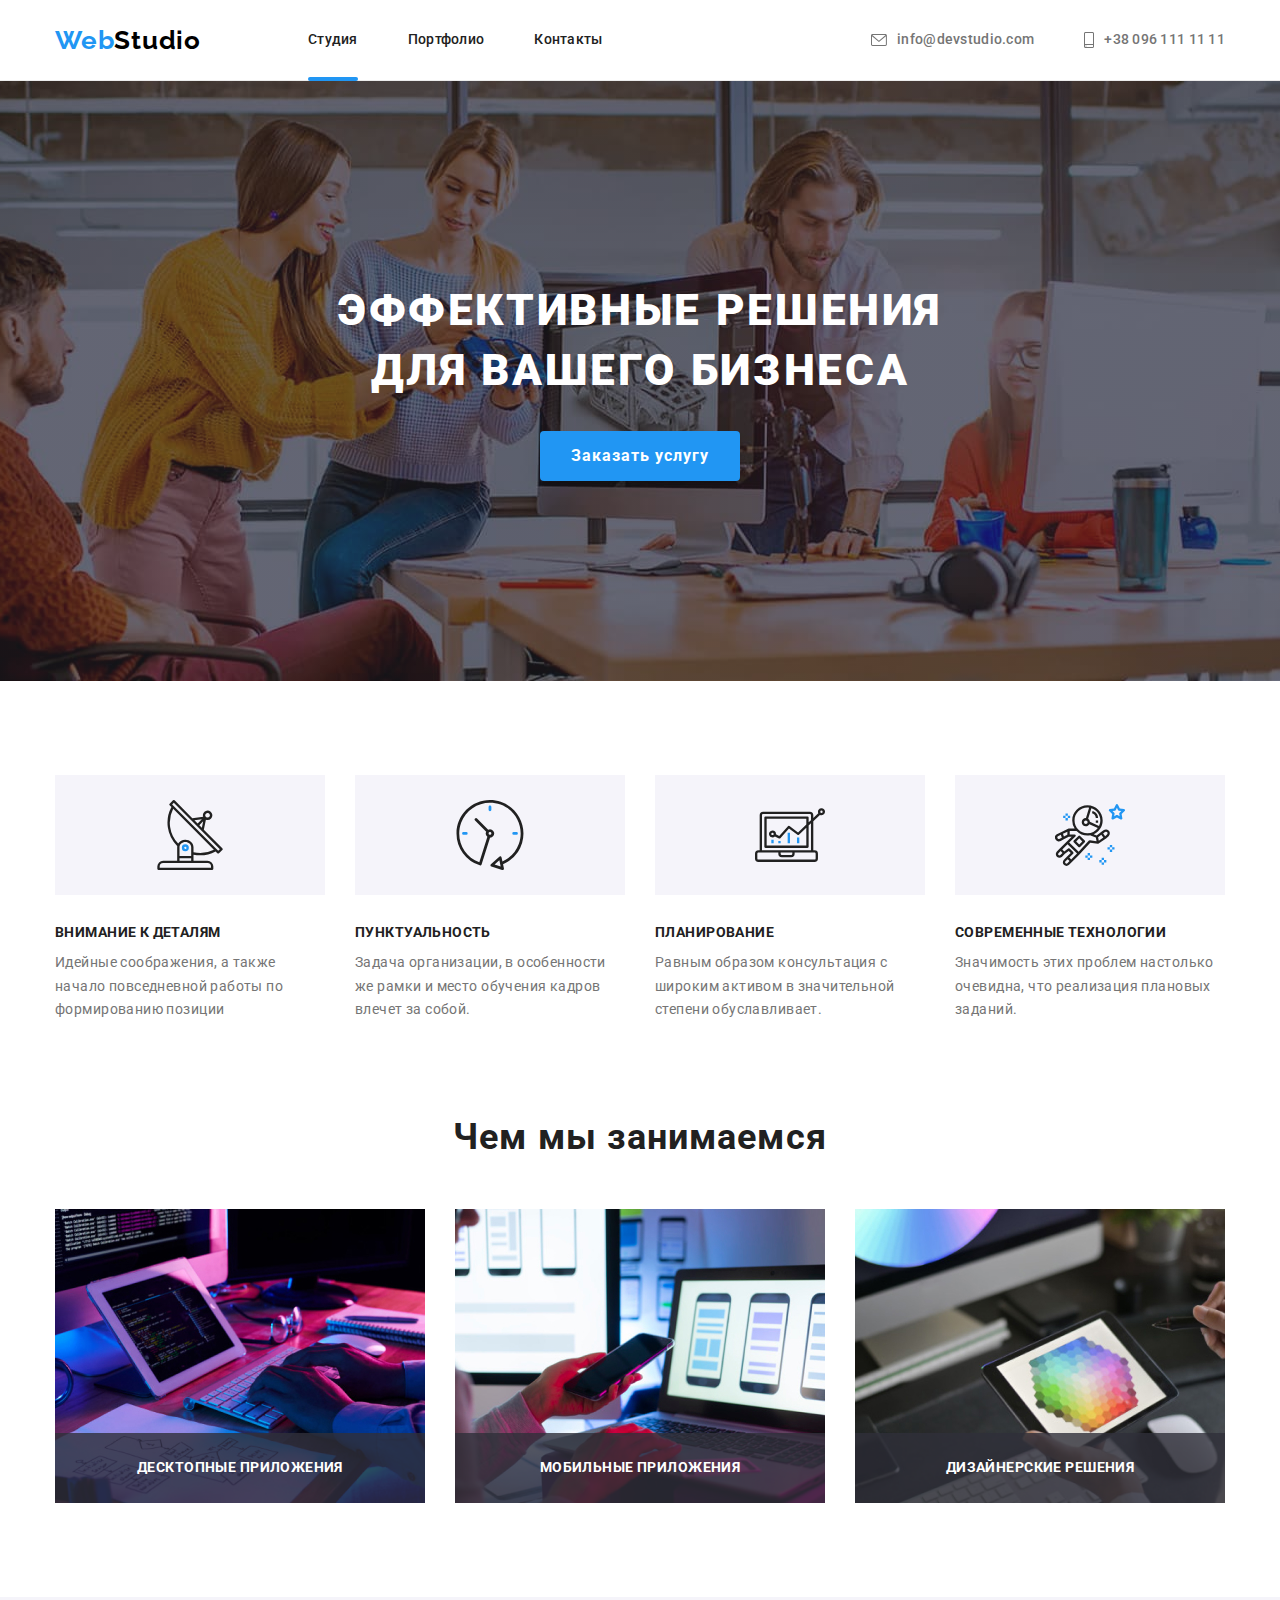
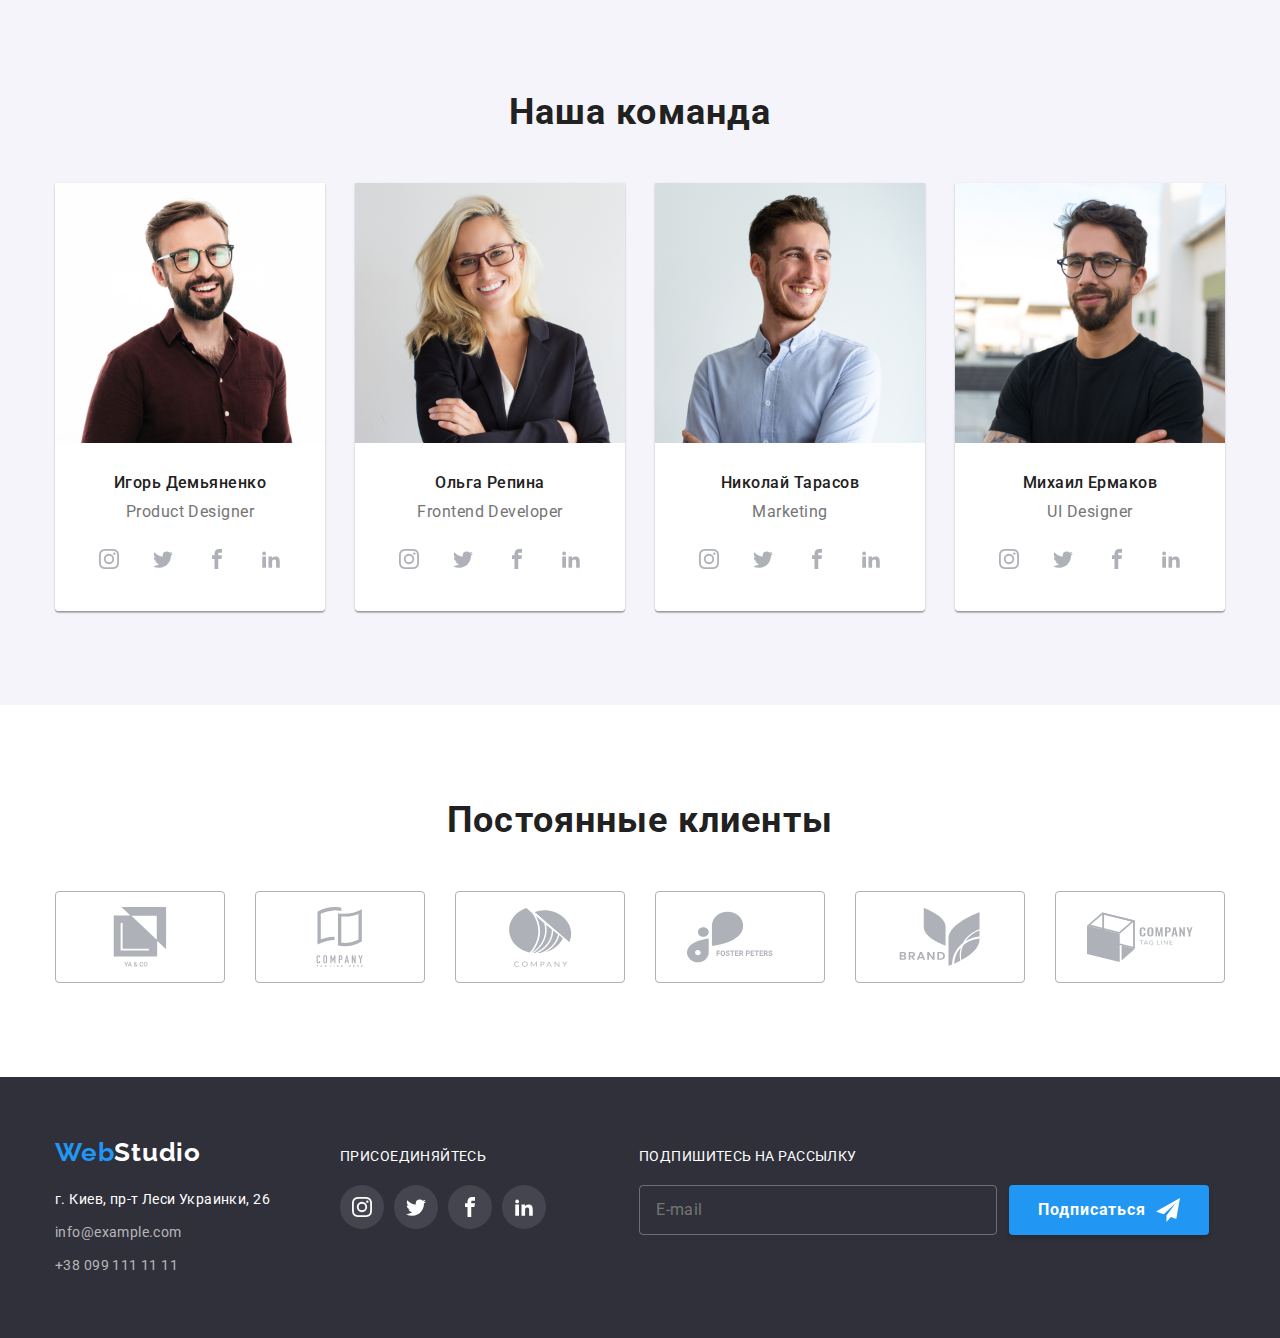
<file: index.html>
<!DOCTYPE html>
<html lang="ru">
<head>
    <meta charset="UTF-8">
    <meta http-equiv="X-UA-Compatible" content="IE=edge">
    <meta name="viewport" content="width=device-width, initial-scale=1.0">
    <title>Студия</title>
    <link href="https://fonts.googleapis.com/css2?family=Roboto:wght@400;500;700;900&display=swap" rel="stylesheet">
    <link href="https://fonts.googleapis.com/css2?family=Raleway:wght@700&family=Roboto:wght@400;500;700;900&display=swap"
        rel="stylesheet">
        <link rel="stylesheet" href="https://cdnjs.cloudflare.com/ajax/libs/modern-normalize/1.1.0/modern-normalize.min.css
">
    <link rel="stylesheet" href="./css/styles.css">
</head>
<body>
        <header class="header">
            <div class="container header-container">
                <nav class="site-nav">
                    <a class="logo link" href="index.html"><span class="logo-blue">Web</span>Studio</a>
                    <ul class="site-nav-list">
                        <li class="site-nav-item current">
                            <a href="./index.html" class="site-nav-link link ">Студия</a>
                        </li>
                        <li class="site-nav-item">
                            <a href="./portfolio.html" class="site-nav-link link">Портфолио</a>
                        </li>
                        <li class="site-nav-item">
                            <a href="" class="site-nav-link link">Контакты</a>
                        </li>
                    </ul>
                </nav>
                <ul class="contacts">
                    <li class="contacts-item ">
                        <a href="mailto:info@devstudio.com" class="contacts-link link">
                            <svg class="contacts-icon" width="16px" height="12px">
                                <use href="./images/icons.svg#envelope"></use>
                            </svg>
                            info@devstudio.com</a>
                    </li>
                    <li class="contacts-item">
                        <a href="tel:+380961111111" class="contacts-link link">
                            <svg class="contacts-icon" width="10px" height="16px">
                                <use href="./images/icons.svg#smartphone"></use>
                            </svg>
                        +38 096 111 11 11</a>
                    </li>
                </ul>
            </div>
        </header>
        <main>
            <section class="hero">
                <h1 class="hero-title">Эффективные решения для вашего бизнеса</h1>
                <button class="hero-button" type="button" data-modal-open>Заказать услугу</button>
            </section>
            <section class="section">
                <div class="container">
                    <h2 class="visually-hidden">Преимущества</h2>
                    <!--Скрытый заголовок-->
                    <ul class="features">
                        <li class="features-item">
                            <div class="features-picture">
                                <svg class="feature-icon" width="70" height="70">
                                    <use href="./images/icons.svg#antenna"></use>
                                </svg>
                            </div>
                            <h3 class="features-title">Внимание к деталям</h3>
                            <p class="features-text">Идейные соображения, а также начало повседневной работы по формированию позиции
                            </p>
                        </li>
                        <li class="features-item">
                            <div class="features-picture">
                                <svg class="feature-icon" width="70" height="70">
                                    <use href="./images/icons.svg#clock"></use>
                                </svg>
                            </div>
                            <h3 class="features-title">Пунктуальность</h3>
                            <p class="features-text">Задача организации, в особенности же рамки и место обучения кадров влечет за
                                собой.
                        </li>
                        <li class="features-item">
                            <div class="features-picture">
                                <svg class="feature-icon" width="70" height="70">
                                    <use href="./images/icons.svg#diagram"></use>
                                </svg>
                            </div>
                            <h3 class="features-title">Планирование</h3>
                            <p class="features-text">Равным образом консультация с широким активом в значительной степени
                                обуславливает.
                        </li>
                        <li class="features-item">
                            <div class="features-picture">
                                <svg class="feature-icon" width="70" height="70">
                                    <use href="./images/icons.svg#astronaut"></use>
                                </svg>
                            </div>
                            <h3 class="features-title">Современные технологии</h3>
                            <p class="features-text">Значимость этих проблем настолько очевидна, что реализация плановых заданий.
                        </li>
                    </ul>
                </div>
            </section>
            <section class="about section">
                <div class="container">
                    <h2 class="about-title">Чем мы занимаемся</h2>
                    <ul class="about-list ">
                        <li class="about-item">
                            <img src="./images/box1.jpg" alt="Програмист пишет код" width="370"
                                    height="294">
                            <p class="about-text">
                                Десктопные приложения
                            </p>        
                        </li>
                        <li class="about-item">
                            <img src="./images/box2.jpg" alt="разработка мобильных приложений"
                                    width="370" height="294">
                            <p class="about-text">
                                Мобильные приложения
                            </p>
                        </li>
                        <li class="about-item">
                            <img src="./images/box3.jpg" alt="графические приложения" width="370"
                                    height="294">
                            <p class="about-text">
                                Дизайнерские решения
                            </p>
                        </li>
                    </ul>
                </div>
            </section>
            <section class="team section">
                <div class="container">
                    <h2 class="team-title">Наша команда</h2>
                    <ul class="team-list">
                        <li class="team-item">
                            <img src="./images/foto1.jpg" alt="фотография сотрудника" width="270" height="260">
                            <div class="team-info">
                                <h3 class="team-name">Игорь Демьяненко</h3>
                                <p class="team-role">Product Designer</p>
                                <ul class="team-social-list">
                                    <li class="team-social-items">
                                        <a href="" class="team-social-link">
                                            <svg class="team-social-icon" width="20" height="20">
                                                <use href="./images/icons.svg#instagram"></use>
                                            </svg>
                                        </a>
                                    </li>
                                    <li class="team-social-items">
                                        <a href="" class="team-social-link">
                                            <svg class="team-social-icon" width="20" height="20">
                                                <use href="./images/icons.svg#twitter"></use>
                                            </svg>
                                        </a>
                                    </li>
                                    <li class="team-social-items">
                                        <a href="" class="team-social-link">
                                            <svg class="team-social-icon" width="20" height="20">
                                                <use href="./images/icons.svg#facebook"></use>
                                            </svg>
                                        </a>
                                    </li>
                                    <li class="team-social-items">
                                        <a href="" class="team-social-link">
                                            <svg class="team-social-icon" width="20" height="20">
                                                <use href="./images/icons.svg#linkedin2"></use>
                                            </svg>
                                        </a>
                                    </li>
                                </ul>
                            </div>
                        </li>
                        <li class="team-item">
                            <img src="./images/foto2.jpg" alt="фотография сотрудника" width="270" height="260">
                            <div class="team-info">
                                <h3 class="team-name">Ольга Репина</h3>
                                <p class="team-role">Frontend Developer</p>
                                <ul class="team-social-list">
                                    <li class="team-social-items">
                                        <a href="" class="team-social-link">
                                            <svg class="team-social-icon" width="20" height="20">
                                                <use href="./images/icons.svg#instagram"></use>
                                            </svg>
                                        </a>
                                    </li>
                                    <li class="team-social-items">
                                        <a href="" class="team-social-link">
                                            <svg class="team-social-icon" width="20" height="20">
                                                <use href="./images/icons.svg#twitter"></use>
                                            </svg>
                                        </a>
                                    </li>
                                    <li class="team-social-items">
                                        <a href="" class="team-social-link">
                                            <svg class="team-social-icon" width="20" height="20">
                                                <use href="./images/icons.svg#facebook"></use>
                                            </svg>
                                        </a>
                                    </li>
                                    <li class="team-social-items">
                                        <a href="" class="team-social-link">
                                            <svg class="team-social-icon" width="20" height="20">
                                                <use href="./images/icons.svg#linkedin2"></use>
                                            </svg>
                                        </a>
                                    </li>
                                </ul>
                            </div>
                        </li>
                        <li class="team-item">
                            <img src="./images/foto3.jpg" alt="фотография сотрудника" width="270" height="260">
                            <div class="team-info">
                                <h3 class="team-name">Николай Тарасов</h3>
                                <p class="team-role">Marketing</p>
                                <ul class="team-social-list">
                                    <li class="team-social-items">
                                        <a href="" class="team-social-link">
                                            <svg class="team-social-icon" width="20" height="20">
                                                <use href="./images/icons.svg#instagram"></use>
                                            </svg>
                                        </a>
                                    </li>
                                    <li class="team-social-items">
                                        <a href="" class="team-social-link">
                                            <svg class="team-social-icon" width="20" height="20">
                                                <use href="./images/icons.svg#twitter"></use>
                                            </svg>
                                        </a>
                                    </li>
                                    <li class="team-social-items">
                                        <a href="" class="team-social-link">
                                            <svg class="team-social-icon" width="20" height="20">
                                                <use href="./images/icons.svg#facebook"></use>
                                            </svg>
                                        </a>
                                    </li>
                                    <li class="team-social-items">
                                        <a href="" class="team-social-link">
                                            <svg class="team-social-icon" width="20" height="20">
                                                <use href="./images/icons.svg#linkedin2"></use>
                                            </svg>
                                        </a>
                                    </li>
                                </ul>
                            </div>   
                        </li>
                        <li class="team-item">
                            <img src="./images/foto4.jpg" alt="фотография сотрудника" width="270" height="260">
                            <div class="team-info">
                                <h3 class="team-name">Михаил Ермаков</h3>
                                <p class="team-role">UI Designer</p>
                                <ul class="team-social-list">
                                    <li class="team-social-items">
                                        <a href="" class="team-social-link">
                                            <svg class="team-social-icon" width="20" height="20">
                                                <use href="./images/icons.svg#instagram"></use>
                                            </svg>
                                        </a>
                                    </li>
                                    <li class="team-social-items">
                                        <a href="" class="team-social-link">
                                            <svg class="team-social-icon" width="20" height="20">
                                                <use href="./images/icons.svg#twitter"></use>
                                            </svg>
                                        </a>
                                    </li>
                                    <li class="team-social-items">
                                        <a href="" class="team-social-link">
                                            <svg class="team-social-icon" width="20" height="20">
                                                <use href="./images/icons.svg#facebook"></use>
                                            </svg>
                                        </a>
                                    </li>
                                    <li class="team-social-items">
                                        <a href="" class="team-social-link">
                                            <svg class="team-social-icon" width="20" height="20">
                                                <use href="./images/icons.svg#linkedin2"></use>
                                            </svg>
                                        </a>
                                    </li>
                                </ul>
                            </div>
                
                        </li>
                    </ul>
                </div>
                
            </section>
            <section class="client section">
                <div class="container">
                    <h2 class="client-title">Постоянные клиенты</h2>
                    <ul class="client-list ">
                        <li class="client-item">
                            <a href="" class="client-link link">
                                <svg class="client-icon" width="106" height="60">
                                    <use href="./images/icons.svg#client1"></use>
                                </svg>
                            </a>
                        </li>
                        <li class="client-item">
                            <a href="" class="client-link link">
                                <svg class="client-icon" width="106" height="60">
                                    <use href="./images/icons.svg#client2"></use>
                                </svg>
                            </a>
                        </li>
                        <li class="client-item">
                            <a href="" class="client-link link">
                                <svg class="client-icon" width="106" height="60">
                                    <use href="./images/icons.svg#client3"></use>
                                </svg>
                            </a>
                        </li>
                        <li class="client-item">
                            <a href="" class="client-link link">
                                <svg class="client-icon" width="106" height="60">
                                    <use href="./images/icons.svg#client4"></use>
                                </svg>
                            </a>
                        </li>
                        <li class="client-item">
                            <a href="" class="client-link link">
                                <svg class="client-icon" width="106" height="60">
                                    <use href="./images/icons.svg#client5"></use>
                                </svg>
                            </a>
                        </li>
                        <li class="client-item">
                            <a href="" class="client-link link">
                                <svg class="client-icon" width="106" height="60">
                                    <use href="./images/icons.svg#client6"></use>
                                </svg>
                            </a>
                        </li>
                    </ul>
                </div>
            </section>
        </main>
        <footer class="footer">
            <div class="container footer-content">
                <div class="address-list">
                    <a href="index.html" class="footer-logo link">
                        <span class="logo-blue">Web</span>Studio</a>
                    <address class="address">
                        <ul>
                            <li class="address-item">
                                <a class="link post" href="https://goo.gl/maps/NByH8W3uJeNuBEVe8">г. Киев, пр-т Леси Украинки,
                                    26</a>
                            </li>
                            <li class="address-item">
                                <a class="footer-link link" href="mailto:info@example.com">info@example.com</a>
                            </li>
                            <li class="address-item">
                                <a class="footer-link link" href="tel:+380991111111">+38 099 111 11 11</a>
                            </li>
                        </ul>
                    </address>
                </div>
                <div class="footer-social">
                    <p class="footer-social-title">присоединяйтесь</p>
                    <ul class="footer-social-list">
                        <li class="footer-social-items">
                            <a href="" class="footer-social-link">
                                <svg class="footer-social-icon" width="20" height="20">
                                    <use href="./images/icons.svg#instagram"></use>
                                </svg>
                            </a>
                        </li>
                        <li class="footer-social-items">
                            <a href="" class="footer-social-link">
                                <svg class="footer-social-icon" width="20" height="20">
                                    <use href="./images/icons.svg#twitter"></use>
                                </svg>
                            </a>
                        </li>
                        <li class="footer-social-items">
                            <a href="" class="footer-social-link">
                                <svg class="footer-social-icon" width="20" height="20">
                                    <use href="./images/icons.svg#facebook"></use>
                                </svg>
                            </a>
                        </li>
                        <li class="footer-social-items">
                            <a href="" class="footer-social-link">
                                <svg class="footer-social-icon" width="20" height="20">
                                    <use href="./images/icons.svg#linkedin2"></use>
                                </svg>
                            </a>
                        </li>
                    </ul>
                </div>
                <form action="#">
                    <p class="footer-form-title">Подпишитесь на рассылку</p>
                    <div class="footer-form-wrap">
                        <label for="footer-user-mail"></label>
                        <input type="text" name="footer-user-mail" placeholder="E-mail" id="footer-user-mail" required="required" class="footer-form-input">
                        <button type="submit" class="subscribe-button">Подписаться
                            <svg class="input-btn-icon" width="24" height="24">
                                <use href="./images/icons.svg#icon-send"></use>
                            </svg>
                        </button>
                    </div>
                </form>
            </div>
        </footer>
        <div class="backdrop is-hidden" data-modal>
            <div class="modal">
                <button type="button" class="modal-close" data-modal-close>
                    <svg class="close-icon" width="18" height="18">
                        <use href="./images/icons.svg#close"></use>
                    </svg>
                </button>
                <p class="form-title">Оставьте свои данные, мы вам перезвоним</p>
                <form action="#" class="modal-form">
                    <div class="modal-form-field">
                        <label for="user-name" class="modal-input-text">Имя</label>
                        <div class="modal-input-wrap">
                            <input type="text" name="user-name" placeholder="" id="user-name" required="required" class="modal-input">
                            <svg class="input-icon" width="18" height="18">
                                <use href="./images/icons.svg#person-black"></use>
                            </svg>
                        </div>
                    </div>
                    <div class="modal-form-field">
                        <label for="user-tel" class="modal-input-text">Телефон</label>
                        <div class="modal-input-wrap">
                            <input type="text" name="user-tel" placeholder="" id="user-tel" required="required" class="modal-input">
                        <svg class="input-icon" width="18" height="18">
                            <use href="./images/icons.svg#phone-black"></use>
                        </svg>
                        </div>
                    </div>
                    <div class="modal-form-field">
                        <label for="user-mail" class="modal-input-text">Почта</label>
                        <div class="modal-input-wrap">
                            <input type="text" name="user-mail" placeholder="" id="user-mail" required="required" class="modal-input">
                        <svg class="input-icon" width="18" height="18">
                            <use href="./images/icons.svg#email-black"></use>
                        </svg>
                        </div>
                    </div>
                    <div class="modal-form-field">
                        <label for="user-text" class="modal-input-text">
                            Коментарий</label>
                        <textarea name="user-text" id="user-text" class="modal-text" placeholder="Введите текст" maxlength="10"></textarea>
                    </div>
                    <div class="modal-check-field">
                        <input type="checkbox" name="policy" id="policy" class="modal-check visually-hidden"></input>
                        <label for="policy" class="modal-check-text">
                            <span><svg class="icon-check" width="16" height="15">
                                    <use href="./images/icons.svg#focus-check"></use>
                                </svg>
                            </span>
                            Соглашаюсь с рассылкой и принимаю <a href="" class="policy-link">Условия договора</a>
                        </label>
                    </div>
                    <div class="submit-button-wrap">
                        <button type="submit" class="submit-button btn">Отправить</button>
                    </div>
                    
                </form>
            </div>
        </div>
        <script src="./js/modal.js">
            
        </script>
</body>
</html>
</file>
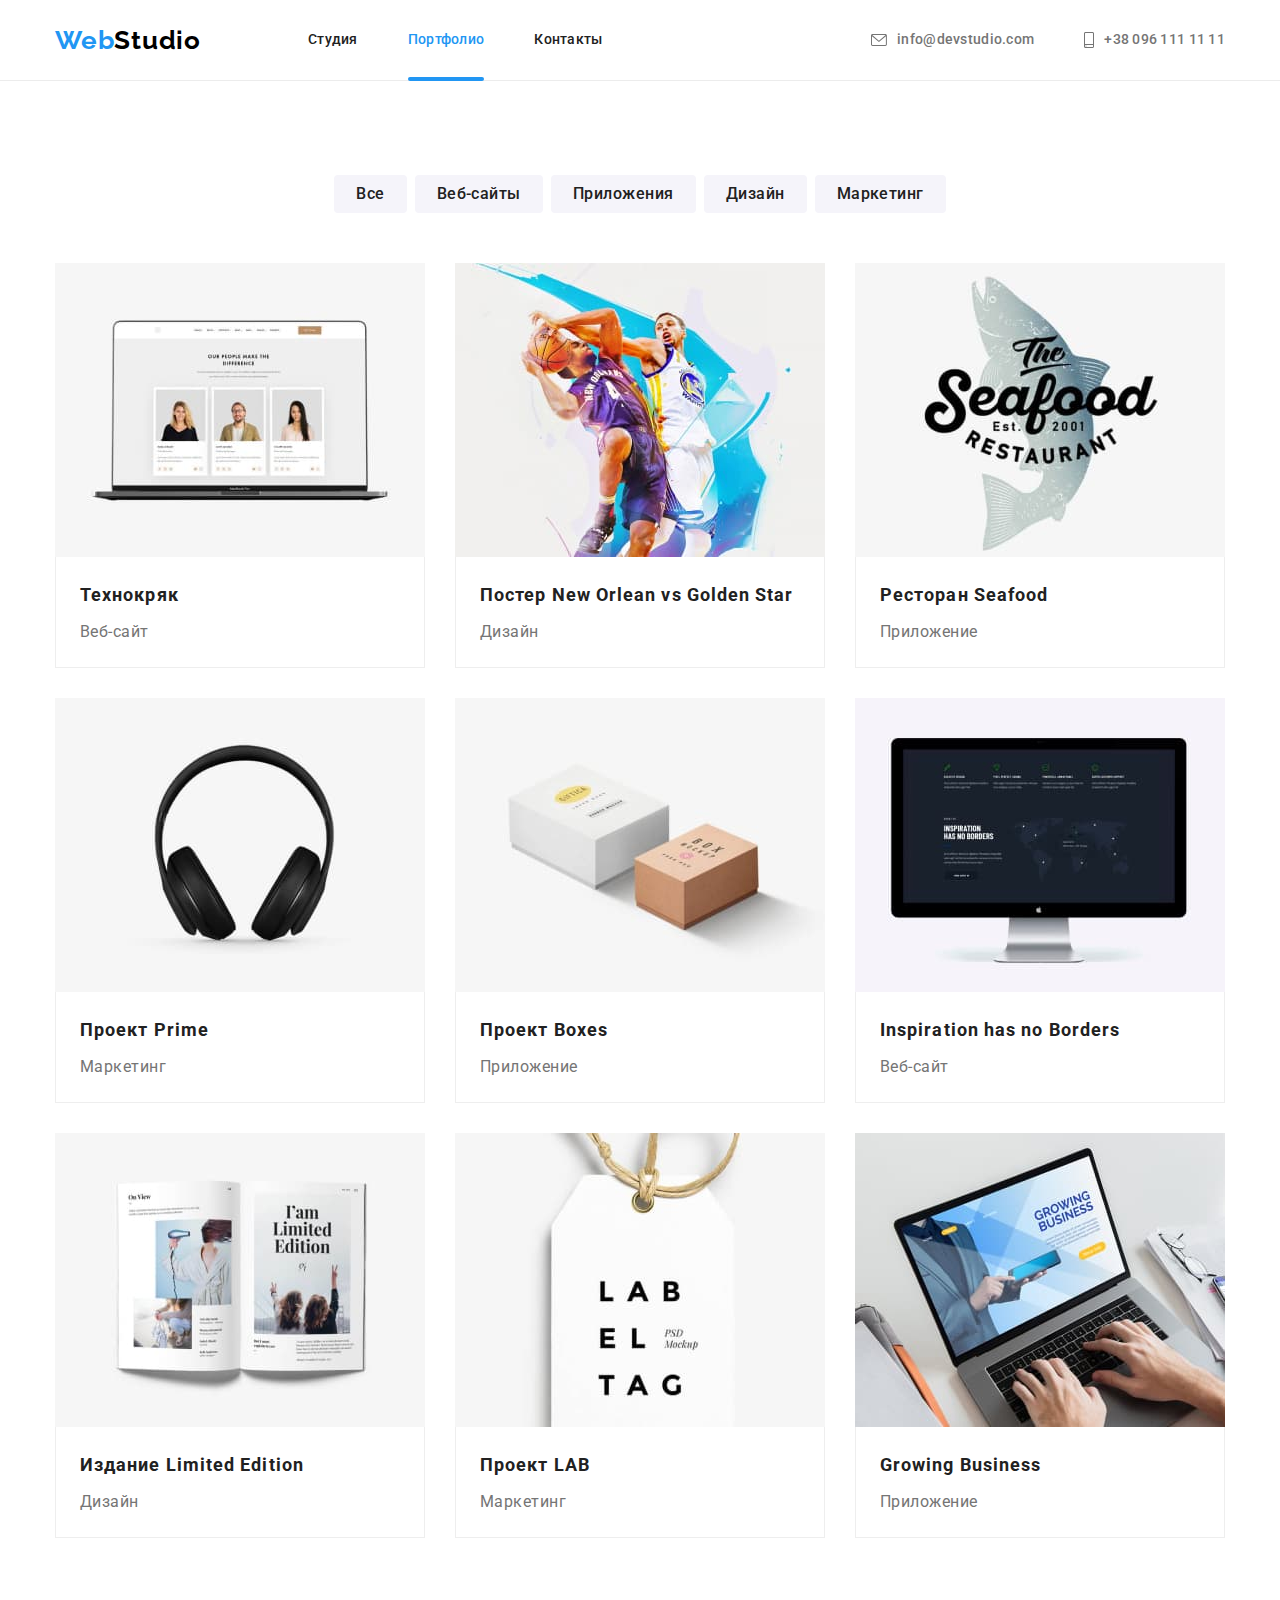
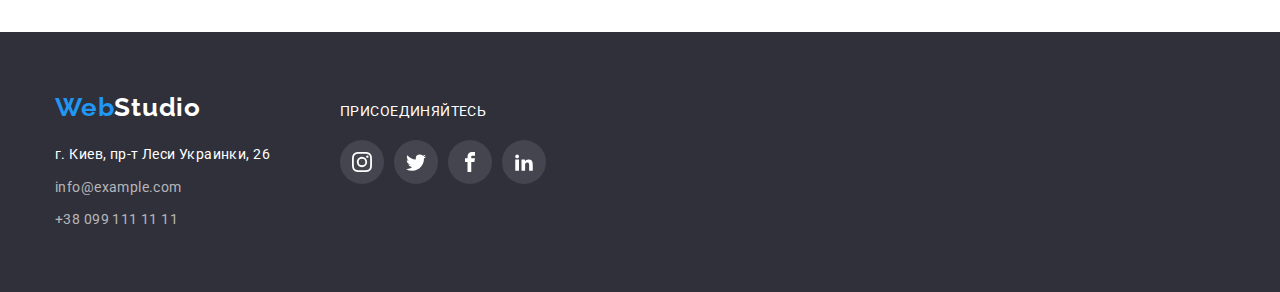
<file: portfolio.html>
<!DOCTYPE html>
<html lang="ru">
<head>
    <meta charset="UTF-8">
    <meta http-equiv="X-UA-Compatible" content="IE=edge">
    <meta name="viewport" content="width=device-width, initial-scale=1.0">
    <title>Портфолио</title>
    <link href="https://fonts.googleapis.com/css2?family=Raleway:wght@700&family=Roboto:wght@400;500;700;900&display=swap"
        rel="stylesheet">
    <link rel="stylesheet" href="https://cdnjs.cloudflare.com/ajax/libs/modern-normalize/1.1.0/modern-normalize.min.css
        ">
    <link rel="stylesheet" href="./css/styles.css">
</head>
<body>
    <header class="header">
        <div class="container header-container">
            <nav class="site-nav">
                <a class="logo link" href="index.html"><span class="logo-blue">Web</span>Studio</a>
                <ul class="site-nav-list">
                    <li class="site-nav-item">
                        <a href="./index.html" class="site-nav-link link">Студия</a>
                    </li>
                    <li class="site-nav-item current">
                        <a href="./portfolio.html" class="site-nav-link link current">Портфолио</a>
                    </li>
                    <li class="site-nav-item">
                        <a href="" class="site-nav-link link">Контакты</a>
                    </li>
                </ul>
            </nav>
            <ul class="contacts">
                <li class="contacts-item ">
                    <a href="mailto:info@devstudio.com" class="contacts-link link">
                        <svg class="contacts-icon" width="16px" height="12px">
                            <use href="./images/icons.svg#envelope"></use>
                        </svg>
                        info@devstudio.com</a>
                </li>
                <li class="contacts-item">
                    <a href="tel:+380961111111" class="contacts-link link">
                        <svg class="contacts-icon" width="10px" height="16px">
                            <use href="./images/icons.svg#smartphone"></use>
                        </svg>
                        +38 096 111 11 11</a>
                </li>
            </ul>
        </div>
    </header>
    <main>
        <section class="section">
            <div class="container">
                <h1 class="visually-hidden">Портфолио</h1>
                <ul class="filters list">
                    <li class="filters-item">
                        <button class="filters-button" type="button">Все</button>
                    </li>
                    <li class="filters-item">
                        <button class="filters-button" type="button">Веб-сайты</button>
                    </li>
                    <li class="filters-item">
                        <button class="filters-button" type="button">Приложения</button>
                    </li>
                    <li class="filters-item">
                        <button class="filters-button" type="button">Дизайн</button>
                    </li>
                    <li class="filters-item">
                        <button class="filters-button" type="button">Маркетинг</button>
                    </li>
                </ul>
                <ul class="projects list">
                    <li class="project-list-item">
                        <a href="" class="project-link">
                            <div class="project-thumb">
                                <img src="./images/project1.jpg" width="370" alt="страница сайта на екране ноутбука">
                                <p class="project-text">
                                    Технокряк это современная площадка распространения коронавируса. Компании используют эту платформу для цифрового
                                    шпионажа и атак на защищённые сервера конкурентов.
                                </p>
                            </div>
                            <div class="project-info">
                                <h2 class="project-title ">Технокряк</h2>
                                <p class="project-item">Веб-сайт</p>
                            </div>
                        </a>
                    </li>
                    <li class="project-list-item">
                        <a href="" class="project-link">
                            <div class="project-thumb">
                                <img src="./images/project2.jpg" width="370" alt="баскетболисты с момент игры">
                                <p class="project-text">
                                    Lorem ipsum, dolor sit amet consectetur adipisicing elit. Iusto corporis recusandae cupiditate. Totam, maxime sed. Nisi perferendis autem et placeat error veniam deserunt.
                                </p>
                            </div>
                            <div class="project-info">
                                <h2 class="project-title">Постер New Orlean vs Golden Star</h2>
                                <p class="project-item">Дизайн</p>
                            </div>
                        </a>
                    </li>
                    <li class="project-list-item">
                        <a href="" class="project-link">
                            <div class="project-thumb">
                                <img src="./images/project3.jpg" width="370" alt="эмблема ресторана">
                                <p class="project-text">
                                    Lorem ipsum, dolor sit amet consectetur adipisicing elit. Iusto corporis recusandae cupiditate. Totam, maxime
                                    sed. Nisi perferendis autem et placeat error veniam deserunt.
                                </p>
                            </div>
                            <div class="project-info">
                                <h2 class="project-title">Ресторан Seafood</h2>
                                <p class="project-item">Приложение</p>
                            </div>
                        </a>
                    </li>
                    <li class="project-list-item">
                        <a href="" class="project-link">
                            <div class="project-thumb">
                                <img src="./images/project4.jpg" width="370" alt="наушники">
                                <p class="project-text">
                                    Lorem ipsum, dolor sit amet consectetur adipisicing elit. Iusto corporis recusandae cupiditate. Totam, maxime
                                    sed. Nisi perferendis autem et placeat error veniam deserunt.
                                </p>
                            </div>
                            <div class="project-info">
                                <h2 class="project-title">Проект Prime</h2>
                                <p class="project-item">Маркетинг</p>
                            </div>
                        </a>
                    </li>
                    <li class="project-list-item">
                        <a href="" class="project-link">
                            <div class="project-thumb">
                                <img src="./images/project5.jpg" width="370" alt="две подарочных коробки">
                                <p class="project-text">
                                    Lorem ipsum, dolor sit amet consectetur adipisicing elit. Iusto corporis recusandae cupiditate. Totam, maxime
                                    sed. Nisi perferendis autem et placeat error veniam deserunt.
                                </p>
                            </div>
                            <div class="project-info">
                                <h2 class="project-title">Проект Boxes</h2>
                                <p class="project-item">Приложение</p>
                            </div>
                        </a>
                    </li>
                    <li class="project-list-item">
                        <a href="" class="project-link">
                            <div class="project-thumb">
                                <img src="./images/project6.jpg" width="370" alt="страница сайта">
                                <p class="project-text">
                                    Lorem ipsum, dolor sit amet consectetur adipisicing elit. Iusto corporis recusandae cupiditate. Totam, maxime
                                    sed. Nisi perferendis autem et placeat error veniam deserunt.
                                </p>
                            </div> 
                            <div class="project-info">
                                <h2 class="project-title">Inspiration has no Borders</h2>
                                <p class="project-item">Веб-сайт</p>
                            </div>
                        </a>
                        
                    </li>
                    <li class="project-list-item">
                        <a href="" class="project-link">
                            <div class="project-thumb">
                                <img src="./images/project7.jpg" width="370" alt="разворот журнала">
                                <p class="project-text">
                                    Lorem ipsum, dolor sit amet consectetur adipisicing elit. Iusto corporis recusandae cupiditate. Totam, maxime
                                    sed. Nisi perferendis autem et placeat error veniam deserunt.
                                </p>
                            </div>
                            <div class="project-info">
                                <h2 class="project-title">Издание Limited Edition</h2>
                                <p class="project-item">Дизайн</p>
                            </div>
                        </a>
                        
                    </li>
                    <li class="project-list-item">
                        <a href="" class="project-link">
                            <div class="project-thumb">
                                <img src="./images/project8.jpg" width="370" alt="бирка с логотипом">
                                <p class="project-text">
                                    Lorem ipsum, dolor sit amet consectetur adipisicing elit. Iusto corporis recusandae cupiditate. Totam, maxime
                                    sed. Nisi perferendis autem et placeat error veniam deserunt.
                                </p>
                            </div>
                            <div class="project-info">
                                <h2 class="project-title">Проект LAB</h2>
                                <p class="project-item">Маркетинг</p>
                            </div>
                        </a>
                        
                    </li>
                    <li class="project-list-item">
                        <a href="" class="project-link">
                            <div class="project-thumb">
                                <img src="./images/project9.jpg" width="370" alt="приложение на екране ноутбука">
                                <p class="project-text">
                                    Lorem ipsum, dolor sit amet consectetur adipisicing elit. Iusto corporis recusandae cupiditate. Totam, maxime
                                    sed. Nisi perferendis autem et placeat error veniam deserunt.
                                </p>
                            </div>
                            <div class="project-info">
                                <h2 class="project-title">Growing Business</h2>
                                <p class="project-item">Приложение</p>
                            </div>
                        </a>
                        
                    </li>
                </ul>
            </div>
            
        </section>
    </main>
    <footer class="footer">
        <div class="container footer-content">
            <div class="address-list">
                <a href="index.html" class="footer-logo link">
                    <span class="logo-blue">Web</span>Studio</a>
                <address class="address">
                    <ul>
                        <li class="address-item">
                            <a class="link post" href="https://goo.gl/maps/NByH8W3uJeNuBEVe8">г. Киев, пр-т Леси Украинки,
                                26</a>
                        </li>
                        <li class="address-item">
                            <a class="footer-link link" href="mailto:info@example.com">info@example.com</a>
                        </li>
                        <li class="address-item">
                            <a class="footer-link link" href="tel:+380991111111">+38 099 111 11 11</a>
                        </li>
                    </ul>
                </address>
            </div>
            <div class="footer-social">
                <p class="footer-social-title">присоединяйтесь</p>
                <ul class="footer-social-list">
                    <li class="footer-social-items">
                        <a href="" class="footer-social-link">
                            <svg class="footer-social-icon" width="20" height="20">
                                <use href="./images/icons.svg#instagram"></use>
                            </svg>
                        </a>
                    </li>
                    <li class="footer-social-items">
                        <a href="" class="footer-social-link">
                            <svg class="footer-social-icon" width="20" height="20">
                                <use href="./images/icons.svg#twitter"></use>
                            </svg>
                        </a>
                    </li>
                    <li class="footer-social-items">
                        <a href="" class="footer-social-link">
                            <svg class="footer-social-icon" width="20" height="20">
                                <use href="./images/icons.svg#facebook"></use>
                            </svg>
                        </a>
                    </li>
                    <li class="footer-social-items">
                        <a href="" class="footer-social-link">
                            <svg class="footer-social-icon" width="20" height="20">
                                <use href="./images/icons.svg#linkedin2"></use>
                            </svg>
                        </a>
                    </li>
                </ul>
            </div>
        </div>
    
    </footer>
</body>
</html>
</file>
<file: css/styles.css>
:root {
  --primary-text-color: #757575;
  --title-text-color: #212121;
  --white-text-color: #ffffff;
  --accent-color: #2196f3;
  --accent-text-color: #2196f3;
  --dark-background-color: #2f303a;
  --light-background-color: #f5f4fa;
}
body {
  background-color: #ffffff;
  color: var(--primary-text-color);
  font-family: Roboto, sans-serif;
  margin: 0;
}
p {
  margin: 0;
}
ul {
  margin: 0;
  padding: 0;
  list-style: none;
}
h1,
h2,
h3,
h4,
h5,
h6 {
  margin: 0;
}
img {
  display: block;
  max-width: 100%;
  height: auto;
}
.container {
  width: 1200px;
  padding: 0 15px;
  margin: 0 auto;
}

.link {
  text-decoration: none;
}
.visually-hidden {
  position: absolute;
  white-space: nowrap;
  width: 1px;
  height: 1px;
  overflow: hidden;
  border: 0;
  padding: 0;
  clip: rect(0 0 0 0);
  clip-path: inset(50%);
  margin: -1px;
}
/*Header styles*/
.header {
  border-bottom: 1px solid #ececec;
}

.header-container {
  display: flex;
  justify-content: space-between;
  align-items: center;
}
.site-nav {
  display: flex;
  align-items: center;
}
.site-nav-list {
  display: flex;
  align-items: center;
}
.logo {
  margin-right: 107px;
  font-family: Raleway;
  font-weight: 700;
  font-size: 26px;
  line-height: 1.19;
  letter-spacing: 0.03em;
  color: #000000;
  transition: color 250ms cubic-bezier(0.4, 0, 0.2, 1);
}
.logo-blue {
  font-family: Raleway;
  font-weight: 700;
  font-size: 26px;
  line-height: 1.19px;
  letter-spacing: 0.03em;
  padding-top: 32px;
  padding-bottom: 32px;
  color: var(--accent-text-color);
}
.logo:hover,
.logo:focus {
  color: var(--accent-text-color);
}
/*--------navigation styles-------------*/
.site-nav-link {
  display: block;
  padding-top: 32px;
  padding-bottom: 32px;
  font-weight: 500;
  font-size: 14px;
  line-height: 1.14;
  letter-spacing: 0.02em;
  color: var(--title-text-color);

  transition: color 250ms cubic-bezier(0.4, 0, 0.2, 1);
}
.site-nav-link:hover,
.site-nav-link:focus {
  color: var(--accent-text-color);
}
.site-nav-item {
  position: relative;
  margin-left: 50px;
  line-height: 1;
}
.site-nav-item:first-child {
  margin-left: 0;
}
.current {
  color: var(--accent-text-color);
}
.site-nav-item.current::after {
  content: '';
  width: 100%;
  height: 4px;
  background-color: var(--accent-color);
  border-radius: 2px;
  position: absolute;
  left: 0;
  bottom: -1px;
}
.contacts {
  display: flex;
}
.contacts-icon {
  margin-right: 10px;
}

.contacts-item:not(:first-child) {
  margin-left: 50px;
}
.contacts-link {
  display: flex;
  align-items: center;
  font-weight: 500;
  font-size: 14px;
  line-height: 1.14;
  letter-spacing: 0.02em;
  padding-top: 32px;
  padding-bottom: 32px;
  color: var(--primary-text-color);
  fill: var(--primary-text-color);

  transition: color 250ms cubic-bezier(0.4, 0, 0.2, 1),
    fill 250ms cubic-bezier(0.4, 0, 0.2, 1);
}
.contacts-link:hover,
.contacts-link:focus {
  color: var(--accent-text-color);
  fill: var(--accent-text-color);
}
/*main styles*/
.section {
  padding: 94px 0;
}

/*--------hero styles-----------*/
.hero {
  padding: 200px 0;
  text-align: center;
  background-color: #c4c4c4;
  max-width: 1600px;
  margin-left: auto;
  margin-right: auto;
  background-image: linear-gradient(
      to right,
      rgba(47, 48, 58, 0.4),
      rgba(47, 48, 58, 0.4)
    ),
    url(../images/hero.jpg);
  background-size: cover;
  background-position: center;
  background-repeat: no-repeat;
}
.hero-title {
  margin: 0 auto 30px;
  width: 696px;
  font-weight: 900;
  font-size: 44px;
  line-height: 1.36;
  letter-spacing: 0.06em;
  text-transform: uppercase;
  color: var(--white-text-color);
}
.hero-button,
.submit-button,
.subscribe-button {
  min-width: 200px;
  min-height: 50px;
  font-family: inherit;
  font-weight: 700;
  font-size: 16px;
  line-height: 1.87;
  text-align: center;
  letter-spacing: 0.06em;
  box-shadow: 0px 4px 4px rgba(0, 0, 0, 0.15);
  border-radius: 4px;
  border: transparent;
  color: var(--white-text-color);
  background-color: var(--accent-color);
  cursor: pointer;
}
/*----------------features styles---------*/
.features {
  display: flex;
}
.features-item {
  margin-right: 30px;
  width: 270px;
}
.features-item:last-child {
  margin-right: 0;
}
.features-title {
  margin-bottom: 10px;
  font-weight: 700;
  font-size: 14px;
  line-height: 1.14;
  letter-spacing: 0.03em;
  text-transform: uppercase;
  color: var(--title-text-color);
}
.features-picture {
  margin-bottom: 30px;
  display: flex;
  align-items: center;
  justify-content: center;
  width: 270px;
  height: 120px;
  background-color: var(--light-background-color);
}

.features-text {
  font-weight: 400;
  font-size: 14px;
  line-height: 1.71;
  letter-spacing: 0.03em;
  color: var(--primary-text-color);
}
/*--------------------about styles-----------*/
.about {
  padding-top: 0;
}
.about-list {
  display: flex;
}
.about-item {
  position: relative;
  margin-right: 30px;
}
.about-item:last-child {
  margin-right: 0;
}
.about-text {
  position: absolute;
  bottom: 0;
  left: 0;

  display: flex;
  justify-content: center;
  align-items: center;
  height: 70px;
  width: 100%;

  font-weight: 700;
  font-size: 14px;
  line-height: 1.14;
  letter-spacing: 0.03em;
  text-transform: uppercase;

  color: var(--white-text-color);
  background: rgba(47, 48, 58, 0.8);
}
.about-title,
.client-title {
  margin-bottom: 50px;
  font-weight: 700;
  font-size: 36px;
  line-height: 1.17;
  text-align: center;
  letter-spacing: 0.03em;
  color: var(--title-text-color);
}

/*-----------------------team styles-----------*/
.team {
  background-color: var(--light-background-color);
}
.team-list {
  display: flex;
}
.team-info {
  padding-top: 30px;
  padding-bottom: 30px;
  background: var(--white-text-color);
}
.team-item {
  overflow: hidden;
  box-shadow: 0px 1px 3px rgba(0, 0, 0, 0.12), 0px 1px 1px rgba(0, 0, 0, 0.14),
    0px 2px 1px rgba(0, 0, 0, 0.2);
  border-radius: 0px 0px 4px 4px;
}
.team-item:not(:last-child) {
  margin-right: 30px;
}
.team-title {
  margin-bottom: 50px;
  font-weight: 700;
  font-size: 36px;
  line-height: 1.17;
  text-align: center;
  letter-spacing: 0.03em;
  color: var(--title-text-color);
}
.team-name {
  margin-bottom: 10px;
  font-weight: 500;
  font-size: 16px;
  line-height: 1.19;
  text-align: center;
  letter-spacing: 0.03em;
  color: var(--title-text-color);
}
.team-role {
  font-weight: 400;
  font-size: 16px;
  line-height: 1.19;
  text-align: center;
  letter-spacing: 0.03em;
  color: var(--primary-text-color);
}
.team-social-list {
  display: flex;

  margin-top: 16px;
  justify-content: center;
}
.team-social-items {
  margin-right: 10px;
}
.team-social-items:last-child {
  margin-right: 0;
}
.team-social-link {
  display: flex;
  justify-content: center;
  align-items: center;
  width: 44px;
  height: 44px;
  border-radius: 50%;
  background-color: #ffffff;
  color: #afb1b8;

  transition: color 250ms cubic-bezier(0.4, 0, 0.2, 1),
    background-color 250ms cubic-bezier(0.4, 0, 0.2, 1);
}
.team-social-link:hover,
.team-social-link:focus {
  background-color: var(--accent-color);
  color: #ffffff;
}
.team-social-icon {
  fill: currentColor;
}
/*--------------Clients styles----------------*/

.client-list {
  display: flex;
}

.client-item {
  margin-right: 30px;
  width: 170px;
  height: 92px;
}
.client-item:last-child {
  margin-right: 0;
}

.client-link {
  display: flex;
  justify-content: center;
  align-items: center;
  width: 100%;
  height: 100%;
  border: 1px solid #afb1b8;
  border-radius: 4px;
  color: #afb1b8;

  transition: color 250ms cubic-bezier(0.4, 0, 0.2, 1),
    border 250ms cubic-bezier(0.4, 0, 0.2, 1);
}

.client-link:hover,
.client-link:focus {
  color: var(--accent-color);
  border: 1px solid var(--accent-color);
}
.client-icon {
  fill: currentColor;
}
/*--------------footer styles----------------*/
.footer {
  background-color: var(--dark-background-color);
  padding: 60px 0;
}
.footer-content {
  display: flex;
  align-items: baseline;
}
.address-list {
  margin-right: 70px;
}
.footer-logo {
  margin-bottom: 20px;
  font-family: Raleway;
  font-weight: 700;
  font-size: 26px;
  line-height: 1.19;
  letter-spacing: 0.03em;
  color: var(--white-text-color);

  transition: color 250ms cubic-bezier(0.4, 0, 0.2, 1);
}
.footer-logo:focus,
.footer-logo:hover {
  color: var(--accent-text-color);
}
.address {
  margin-top: 20px;
}
.post {
  font-style: normal;
  font-weight: 400;
  font-size: 14px;
  line-height: 1.71;
  letter-spacing: 0.03em;
  color: var(--white-text-color);
}
.address-item:not(:last-child) {
  margin-bottom: 9px;
}
.footer-link {
  font-style: normal;
  font-weight: 400;
  font-size: 14px;
  line-height: 1.71;
  letter-spacing: 0.03em;
  /*padding-top: 16px;
  padding-bottom: 16px;*/
  color: rgba(255, 255, 255, 0.664);

  transition: color 250ms cubic-bezier(0.4, 0, 0.2, 1);
}
.footer-link:hover,
.footer-link:focus {
  color: #2196f3;
}
.footer-social {
  margin-right: 93px;
}
.footer-social-title,
.footer-form-title {
  font-size: 14px;
  line-height: 1.14;
  letter-spacing: 0.03em;
  text-transform: uppercase;
  color: var(--white-text-color);
}
.footer-social-list {
  display: flex;
  margin-top: 20px;
  /*justify-content: space-around;*/
}
.footer-social-items {
  margin-right: 10px;
}
.footer-social-link {
  display: flex;
  justify-content: center;
  align-items: center;
  width: 44px;
  height: 44px;
  border-radius: 50%;
  background-color: rgba(255, 255, 255, 0.1);
  color: var(--white-text-color);

  transition: background-color 250ms cubic-bezier(0.4, 0, 0.2, 1);
}
.footer-social-items:last-child {
  margin-right: 0;
}
.footer-social-link:hover,
.footer-social-link:focus {
  background-color: var(--accent-color);
  /*color: #ffffff;*/
}
.footer-social-icon {
  fill: currentColor;
}
.footer-form-wrap {
  display: flex;
  margin-top: 20px;
}

.footer-form-input {
  width: 358px;
  height: 50px;
  margin-right: 12px;
  padding-left: 16px;
  border: 1px solid rgba(255, 255, 255, 0.3);
  outline: none;
  border-radius: 4px;
  background-color: transparent;
  font-size: 16px;
  line-height: 1.25;
  letter-spacing: 0.03em;
  color: rgba(255, 255, 255, 0.6);
  transition: border-color 250ms cubic-bezier(0.4, 0, 0.2, 1);
}

.subscribe-button {
  display: flex;
  align-items: center;
  justify-content: center;
}
.input-btn-icon {
  margin-left: 10px;
}
/*---------- portfolio styles-----------------*/
.filters {
  display: flex;
  justify-content: center;
  margin-bottom: 50px;
}
.filters-item {
  margin-right: 8px;
}
.filters-item:last-child {
  margin-right: 0pt;
}
.filters-button {
  border: transparent;
  padding: 6px 22px;
  font-family: inherit; /*Roboto, sans-serif;*/
  font-weight: 500;
  font-size: 16px;
  line-height: 1.62;
  letter-spacing: 0.03em;
  text-align: center;
  cursor: pointer;
  background-color: var(--light-background-color);
  color: var(--title-text-color);
  border-radius: 4px;

  transition: color 250ms cubic-bezier(0.4, 0, 0.2, 1),
    background-color 250ms cubic-bezier(0.4, 0, 0.2, 1),
    box-shadow 250ms cubic-bezier(0.4, 0, 0.2, 1);
}
.filters-button:hover,
.filters-button:focus {
  color: var(--white-text-color);
  background-color: var(--accent-color);
  box-shadow: 0px 3px 1px rgba(0, 0, 0, 0.1), 0px 1px 2px rgba(0, 0, 0, 0.08),
    0px 2px 2px rgba(0, 0, 0, 0.12);
}
.projects {
  display: flex;
  flex-wrap: wrap;
}
.project-list-item {
  margin-right: 30px;
  margin-bottom: 30px;
}
.project-link {
  display: block;
  border: none;
  text-decoration: none;
}
.project-link:hover,
.project-link:focus {
  box-shadow: 0px 1px 1px rgba(0, 0, 0, 0.12), 0px 4px 4px rgba(0, 0, 0, 0.06),
    1px 4px 6px rgba(0, 0, 0, 0.16);
}
.project-link:hover .project-text,
.project-link:focus .project-text {
  transform: translateY(0%);
}

.project-list-item:nth-child(3n + 3) {
  margin-right: 0;
}
.project-list-item:nth-last-child(-n + 3) {
  margin-bottom: 0;
}
.project-info {
  padding: 20px 24px;
  border: 1px solid #eeeeee;
  border-top: transparent;
}
.project-title {
  margin-bottom: 4px;
  font-weight: 700;
  font-size: 18px;
  line-height: 2;
  letter-spacing: 0.06em;
  color: var(--title-text-color);
}
.project-item {
  font-weight: 400;
  font-size: 16px;
  line-height: 1.87;
  letter-spacing: 0.03em;
  color: var(--primary-text-color);
}
.project-thumb {
  position: relative;
  overflow: hidden;
}
.project-text {
  position: absolute;
  width: 100%;
  min-height: 100%;
  top: 0;
  padding: 63px 24px;
  font-weight: 400;
  font-size: 18px;
  line-height: 1.56;
  letter-spacing: 0.03em;
  color: var(--white-text-color);
  background: rgba(33, 150, 243, 0.9);

  transform: translateY(100%);
  transition: transform 300ms cubic-bezier(0.4, 0, 0.2, 1);
  overflow: auto;
}

.backdrop {
  position: fixed;
  width: 100vw;
  height: 100vh;
  top: 0;
  left: 0;
  background: rgba(0, 0, 0, 0.2);
  transition: opacity 300ms cubic-bezier(0.4, 0, 0.2, 1),
    visibility 300ms cubic-bezier(0.4, 0, 0.2, 1);
}

.modal {
  position: absolute;
  width: 528px;
  height: 581px;
  padding: 40px;
  background: #ffffff;
  box-shadow: 0px 1px 3px rgba(0, 0, 0, 0.12), 0px 1px 1px rgba(0, 0, 0, 0.14),
    0px 2px 1px rgba(0, 0, 0, 0.2);
  border-radius: 4px;
  top: 50%;
  left: 50%;
  transform: scale(1) translate(-50%, -50%);
  transition: transform 300ms cubic-bezier(0.4, 0, 0.2, 1);
}

.modal-close {
  position: absolute;
  top: 10px;
  right: 10px;
  width: 30px;
  height: 30px;
  background-color: transparent;
  border: 1px solid rgba(0, 0, 0, 0.1);
  border-radius: 50%;
  display: flex;
  align-items: center;
  justify-content: center;
  opacity: 1;
}

.is-hidden {
  visibility: hidden;
  opacity: 0;
  pointer-events: none;
}
.backdrop.is-hidden .modal {
  transform: scale(1.75) translate(100px, 100px);
  transition: transform 250ms cubic-bezier(0.4, 0, 0.2, 1);
}
.form-title {
  font-weight: 700;
  font-size: 20px;
  line-height: 1.15;
  text-align: center;
  letter-spacing: 0.03em;
  color: var(--title-text-color);
  margin-bottom: 15px;
}
.modal-form-field {
  margin-bottom: 10px;
}
.modal-input-wrap {
  position: relative;
}
.input-icon {
  position: absolute;
  top: 50%;
  transform: translateY(-50%);
  left: 5px;
  transition: fill 250ms cubic-bezier(0.4, 0, 0.2, 1);
}
.modal-input:focus + .input-icon {
  fill: var(--accent-color);
}
.modal-input:focus,
.modal-text:focus,
.footer-form-input:focus {
  border-color: var(--accent-color);
}
.modal-form-wrap {
  margin-bottom: 10px;
}
.modal-input {
  width: 100%;
  height: 40px;
  border: 1px solid rgba(33, 33, 33, 0.2);
  border-radius: 4px;
  outline: none;
  padding-left: 25px;
  padding-right: 25px;
  background-color: transparent;
  color: var(--title-text-color);
  transition: border-color 250ms cubic-bezier(0.4, 0, 0.2, 1);
}
.modal-input-text {
  display: block;
  font-weight: 400;
  font-size: 12px;
  letter-spacing: 0.01em;
  color: var(--primary-text-color);
  margin-bottom: 4px;
}
.modal-text {
  width: 100%;
  height: 120px;
  border: 1px solid rgba(33, 33, 33, 0.2);
  border-radius: 4px;
  outline: none;
  padding: 12px 16px;
  resize: none;
  background-color: transparent;
  color: var(--title-text-color);
  transition: border-color 250ms cubic-bezier(0.4, 0, 0.2, 1);
}
.modal-text::placeholder {
  font-weight: n400;
  font-size: 12px;
  line-height: 1.17;
  letter-spacing: 0.01em;
  color: rgba(117, 117, 117, 0.5);
}
.modal-check-field {
  margin-top: 10px;
  margin-bottom: 30px;
}
.modal-check-text span {
  display: flex;
  width: 16px;
  height: 15px;
  border: 2px solid #000000;
  border-radius: 2px;
}
.icon-check {
  display: block;
  fill: transparent;
}
.modal-check:checked + .modal-check-text span {
  background-color: var(--accent-color);
  border: none;
}
.modal-check:checked + .modal-check-text .icon-check {
  fill: transparent;
}
.modal-check-text {
  display: flex;
  justify-content: space-around;
  align-items: center;
  font-weight: 400;
  font-size: 14px;
  line-height: 1.71;
  letter-spacing: 0.03em;
  color: var(--primary-text-color);
}
.policy-link {
  font-weight: normal;
  font-size: 14px;
  line-height: 1.71;
  letter-spacing: 0.03em;
  text-decoration-line: underline;
  color: var(--accent-text-color);
}
.submit-button-wrap {
  display: flex;
  justify-content: center;
  align-items: center;
}
.submit-button,
.subscribe-button {
  transition: background-color 250ms cubic-bezier(0.4, 0, 0.2, 1);
}
.submit-button:focus,
.subscribe-button:focus {
  background-color: #188ce8;
}
</file>
